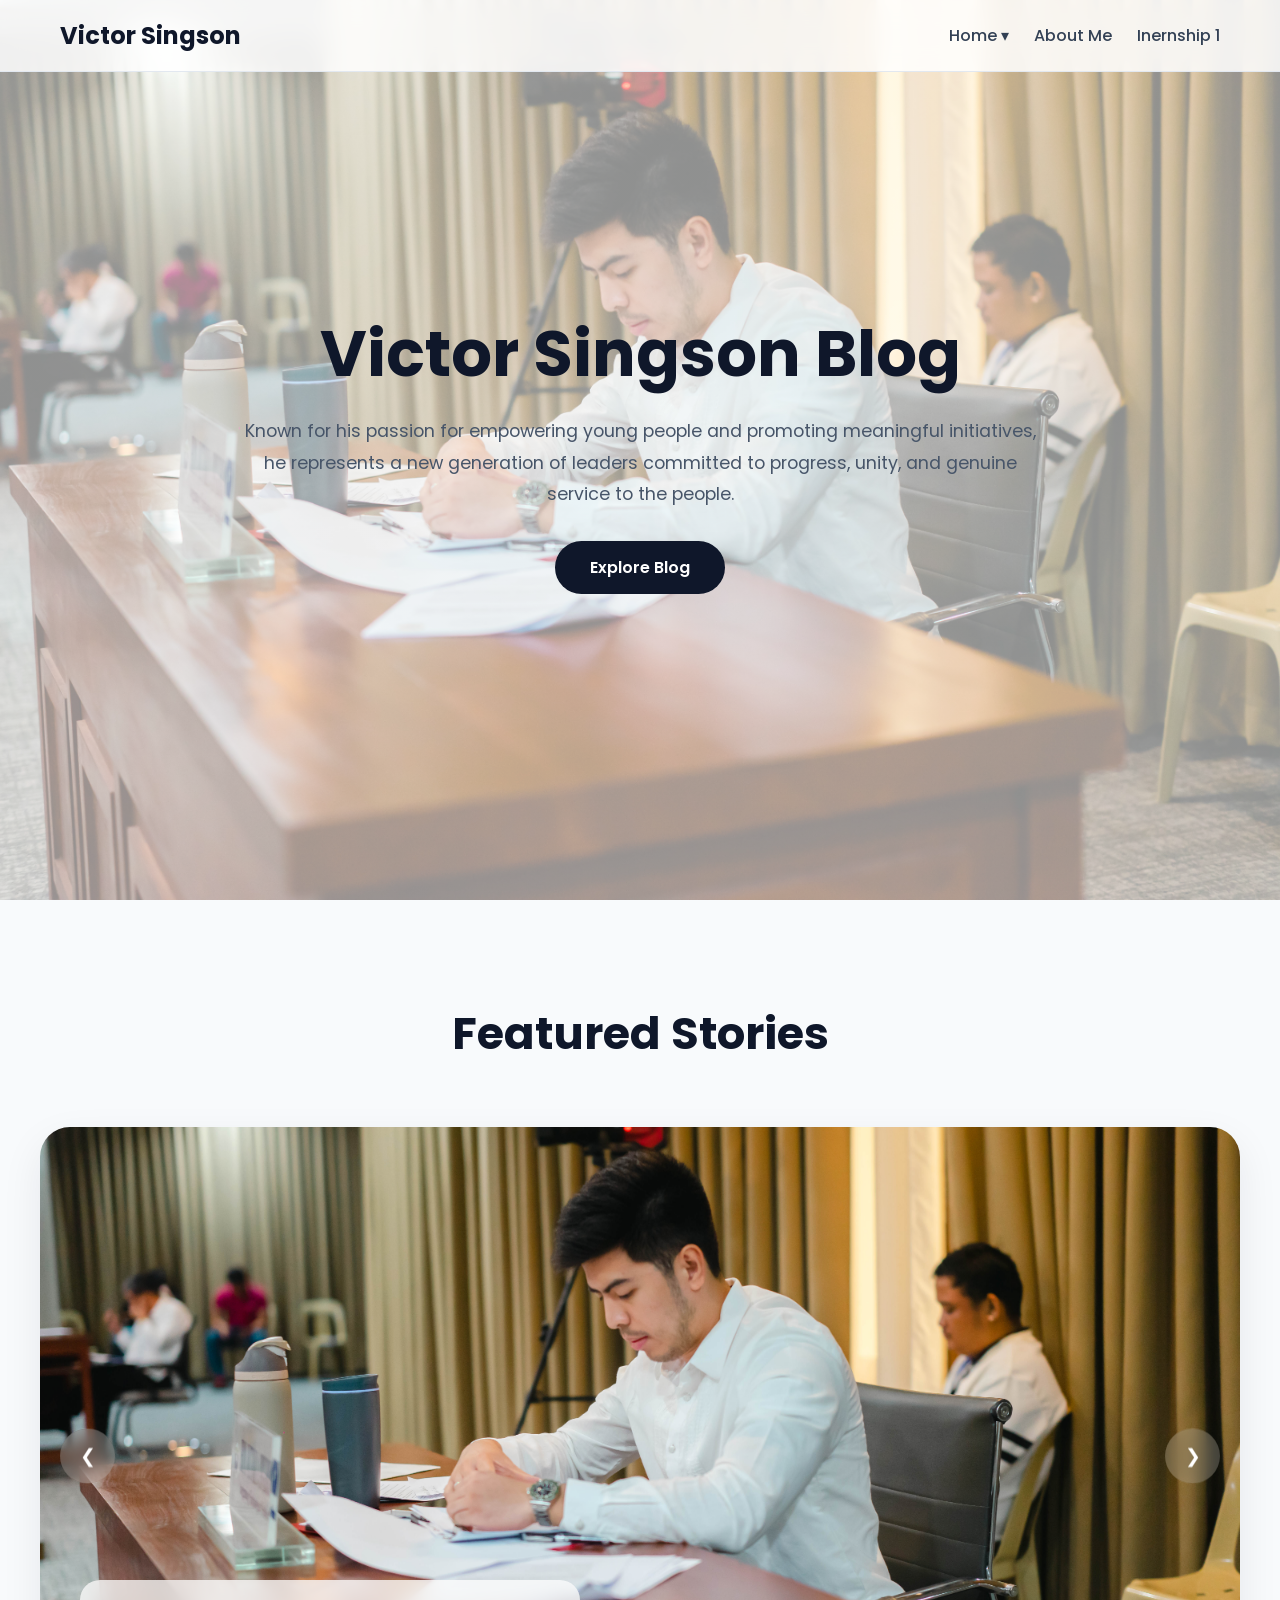
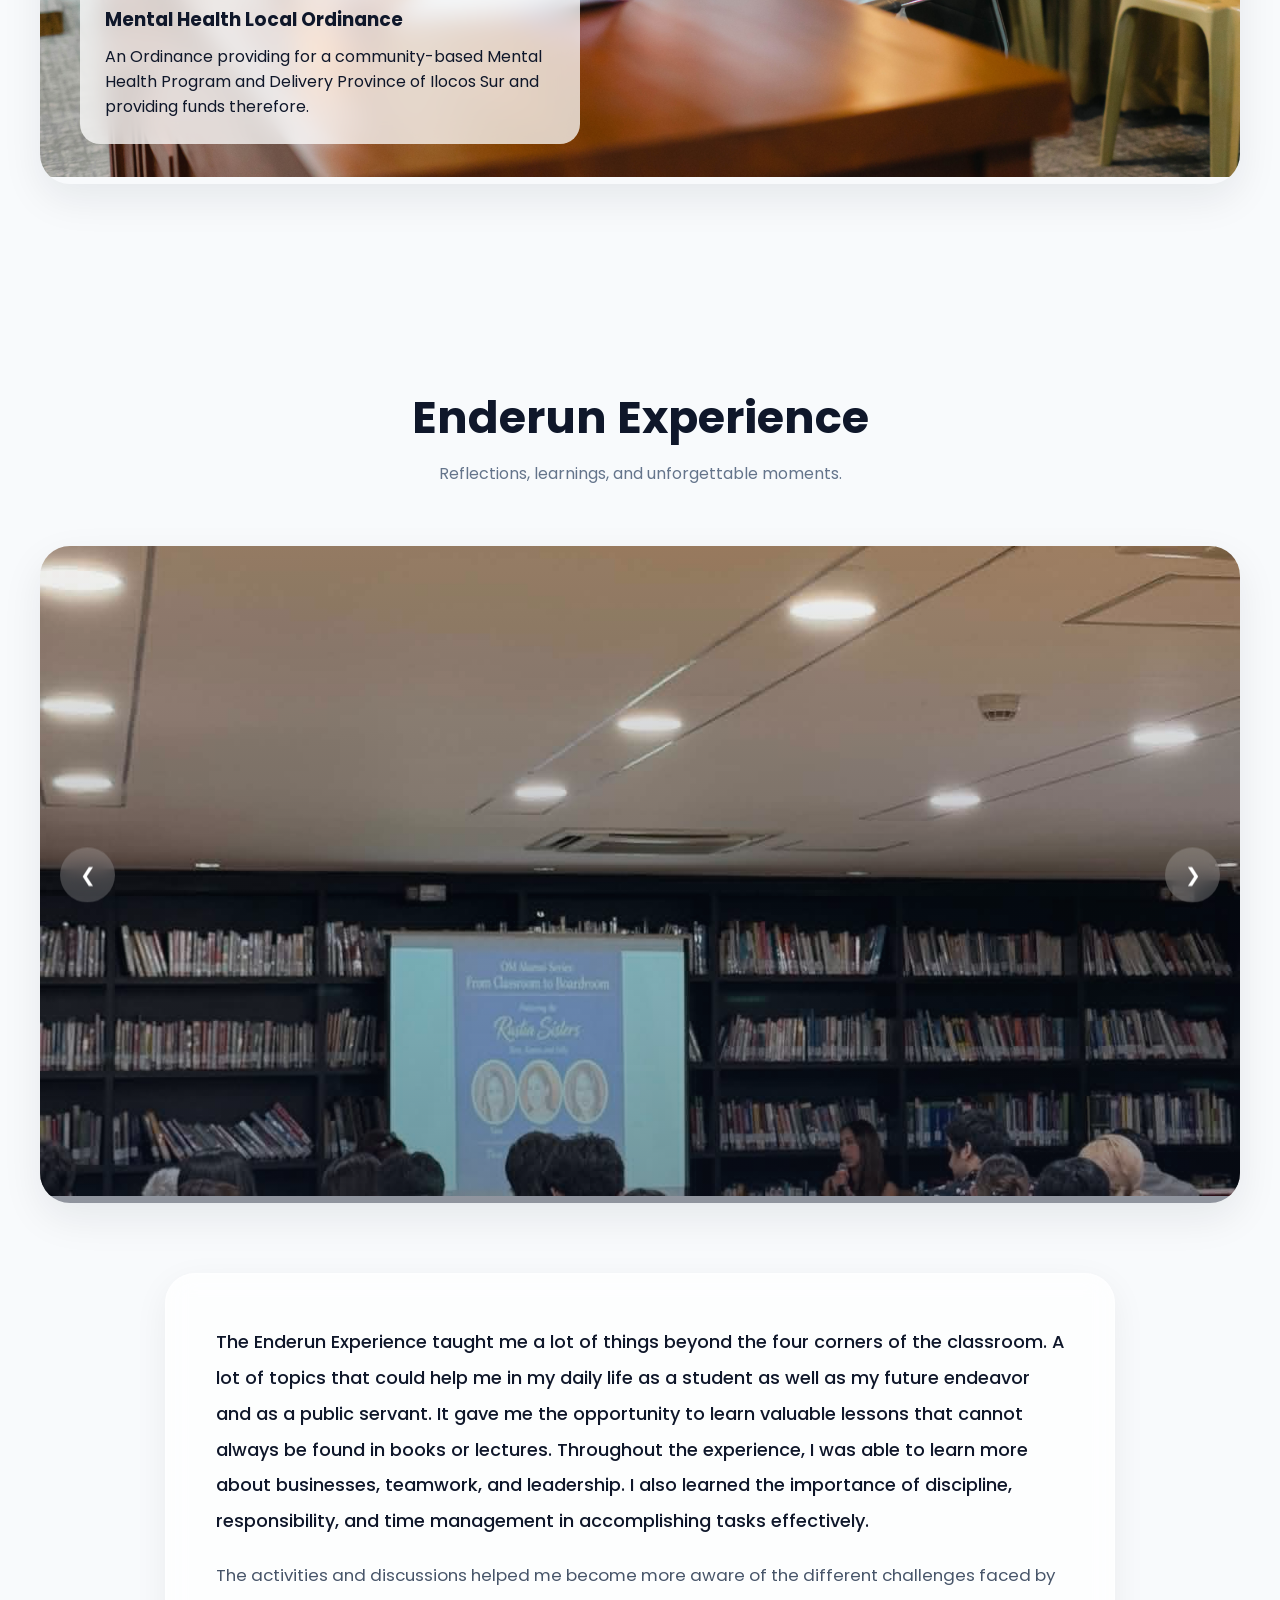
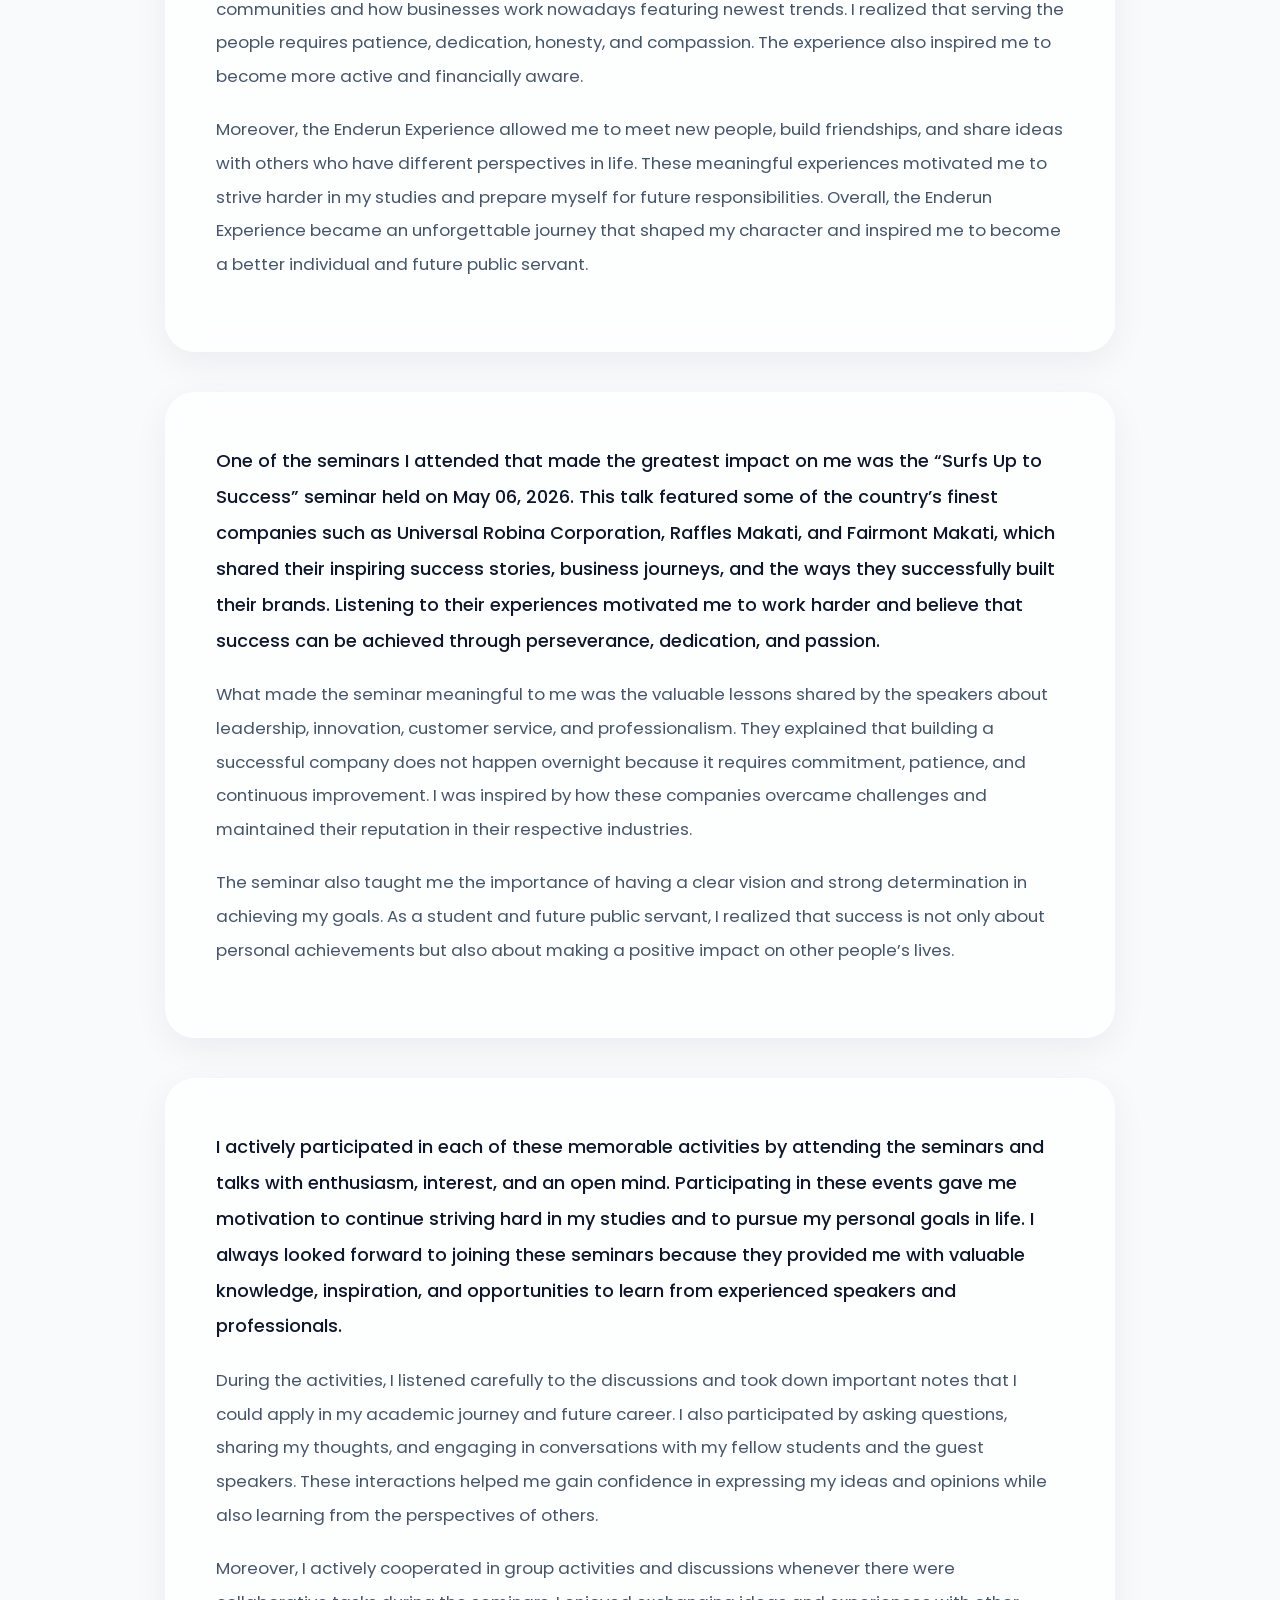
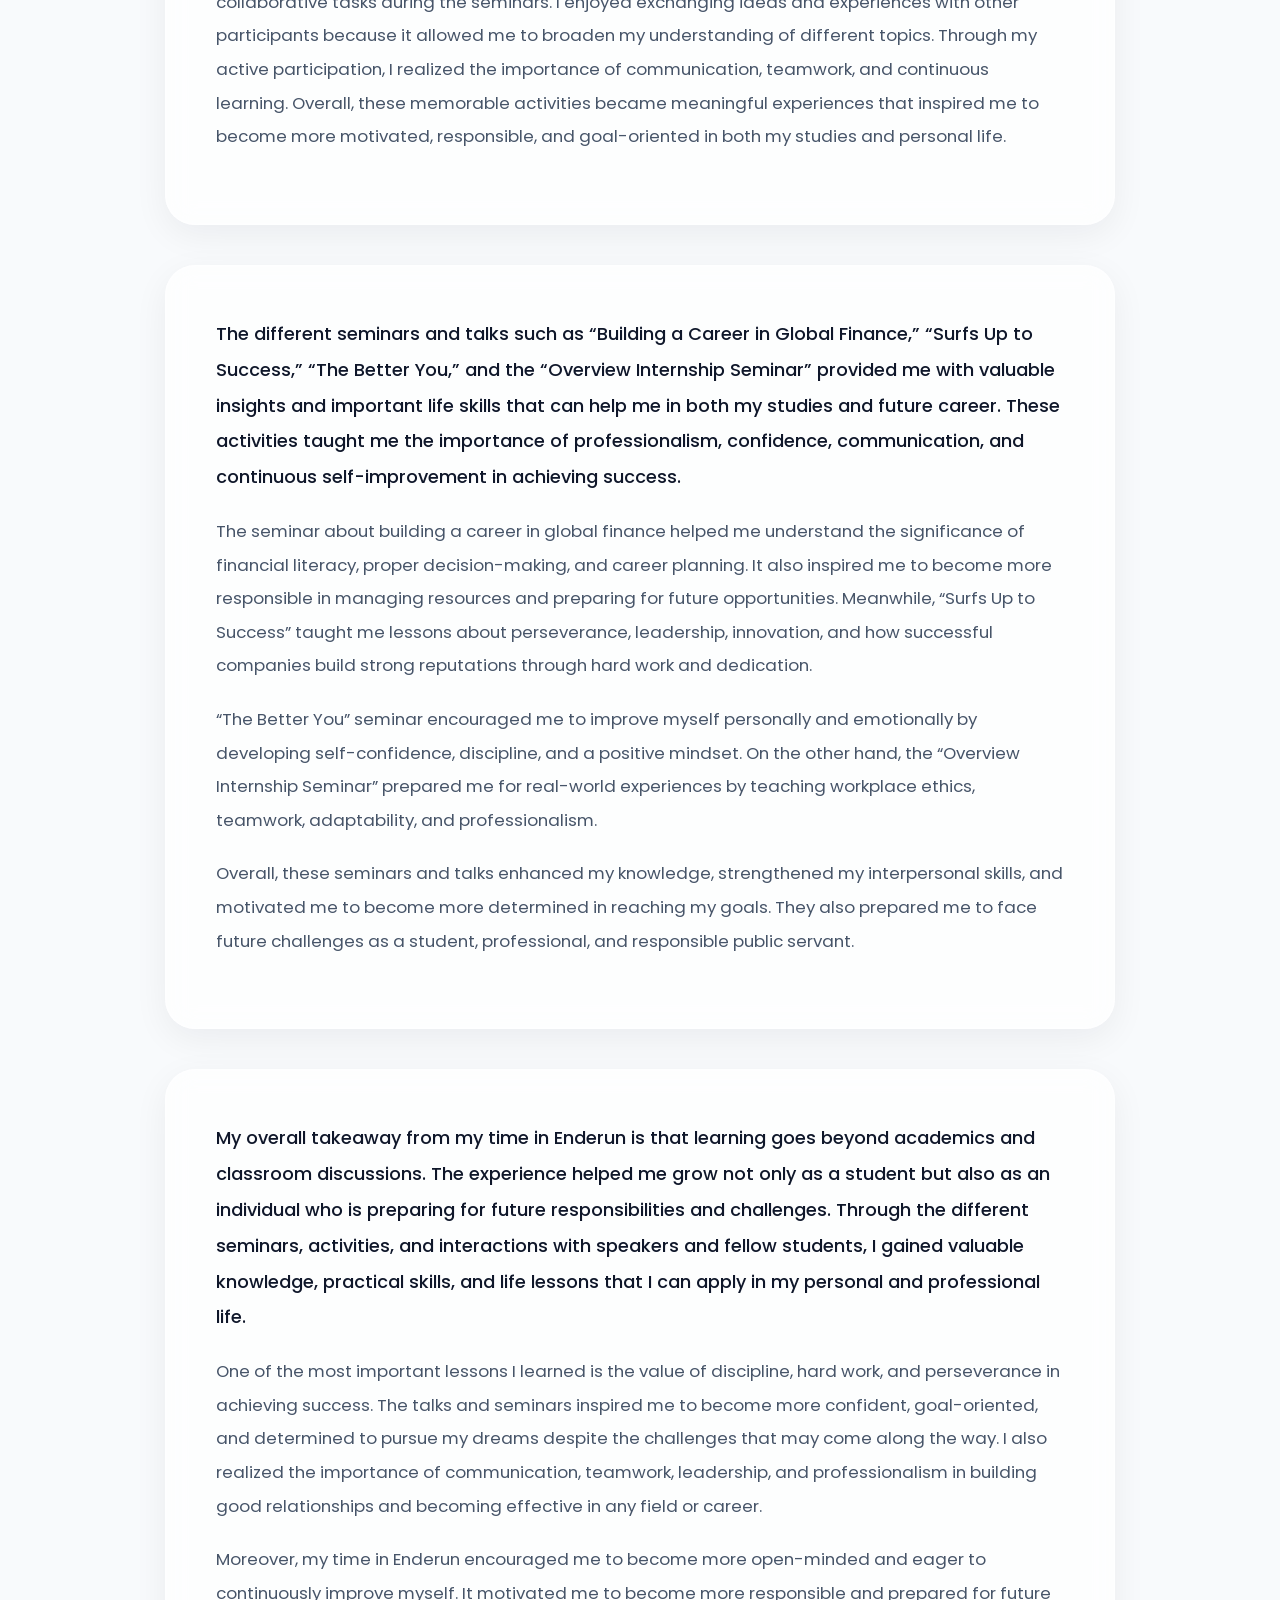
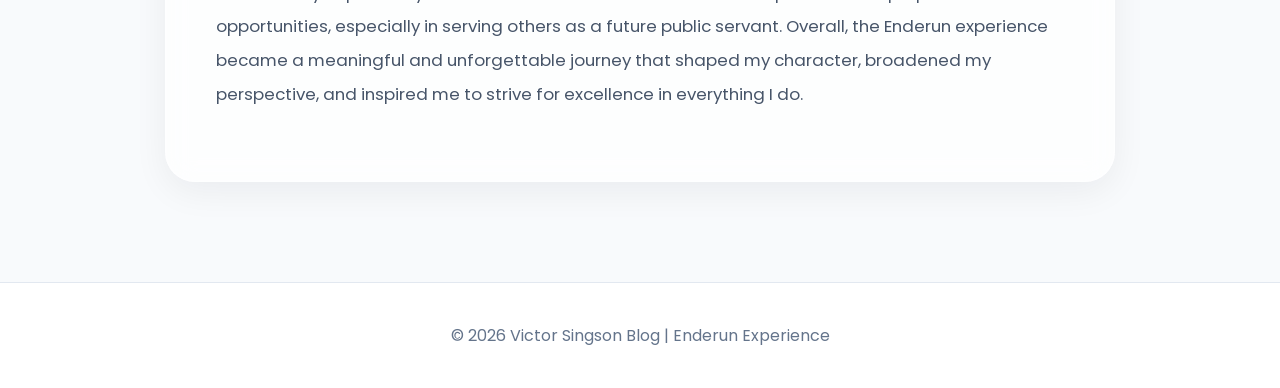
<file: Vic Singson BLOG/index.html>
<!DOCTYPE html>
<html lang="en">
<head>

  <meta charset="UTF-8">
  <meta name="viewport" content="width=device-width, initial-scale=1.0">

  <title>Victor Singson Blog</title>

  <!-- GOOGLE FONT -->

  <link rel="preconnect" href="https://fonts.googleapis.com">

  <link rel="preconnect" href="https://fonts.gstatic.com" crossorigin>

  <link href="https://fonts.googleapis.com/css2?family=Poppins:wght@300;400;500;600;700&display=swap" rel="stylesheet">

  <!-- CSS -->

  <link rel="stylesheet" href="style.css">

</head>

<body>

  <!-- =========================
       HEADER
  ========================== -->

  <header>

    <nav>

      <div class="logo">
        Victor Singson
      </div>

      

        <div class="nav-links">

  <div class="dropdown">

    <a href="#home" class="dropbtn">
      Home ▾
    </a>

    <div class="dropdown-content">

      <a href="#featured">
        Featured
      </a>

      <a href="#blogs">
        Blogs
      </a>

      <a href="#contact">
        Contact
      </a>

    </div>

  </div>

  <a href="about.html">About Me</a>
   <a href="internship1.html">Inernship 1</a>

 

</div>

      </div>

    </nav>

  </header>

  <!-- =========================
       HERO SECTION
  ========================== -->

  <section class="hero" id="home">

    <div class="hero-content">

      <h1>Victor Singson Blog</h1>

      <p>
        Known for his passion for empowering young people and promoting meaningful initiatives, he represents a new generation of leaders committed to progress, unity, and genuine service to the people.
      </p>

      <a href="#blogs" class="btn">
        Explore Blog
      </a>

    </div>

  </section>

  <!-- =========================
       FEATURED SECTION
  ========================== -->

  <section id="featured">

    <div class="container">

      <div class="section-title">

        <h2>Featured Stories</h2>

      </div>

      <div class="carousel">

        <!-- BUTTONS -->

        <button class="carousel-btn prev">
          &#10094;
        </button>

        <button class="carousel-btn next">
          &#10095;
        </button>

        <!-- SLIDES -->

        <div class="slides">

          <div class="slide">

            <img src="images/1.jpg" alt="">

            <div class="slide-content">

              <h3>Mental Health Local Ordinance</h3>

              <p>
                An Ordinance providing for a community-based Mental Health Program and Delivery Province of Ilocos Sur and providing funds therefore.
              </p>

            </div>

          </div>

          <div class="slide">

            <img src="images/2.jpg" alt="">

            <div class="slide-content">

              <h3>An Ordinance localizing RA 13313 "Safe Spaces Act" or "BAWAL BASTOS LAW"</h3>

              <p>
                To established safe public spaces and respond to gender-based sexual harrasment of the Province of Ilocos Sur.
              </p>

            </div>

          </div>

          <div class="slide">

            <img src="images/5.jpg" alt="">

            <div class="slide-content">

              <h3>A.N.N.A.K Congress</h3>

              <p>
               In celebration of Linggo ng mga Kabataan, The PPSK Ilocos Sur and A.N.N.A.K Council celebrated the ANNNAK CONGRESS. The event served as a platform for the Youth and SK official to engage in activities and lectures fostering learning and involvement.
              </p>

            </div>

          </div>

          <div class="slide">

            <img src="images/6.jpg" alt="">

            <div class="slide-content">

              <h3>The TALK</h3>

              <p>
               The TALK series is the panel discussion that invites professionals and experts in their respective fields to discuss specific topics. This format helps the audience to gain knowledge on various subjects.
              </p>

            </div>

          </div>

        </div>

      </div>

    </div>

  </section>

  <!-- =========================
       BLOG SECTION
  ========================== -->

  <section id="blogs">

    <div class="container">

      <div class="section-title">

        <h2>Enderun Experience</h2>

        <p>
          Reflections, learnings, and unforgettable moments.
        </p>

      </div>

      <!-- BLOG IMAGE CAROUSEL -->

      <div class="blog-carousel">

        <button class="blog-btn blog-prev">
          &#10094;
        </button>

        <button class="blog-btn blog-next">
          &#10095;
        </button>

        <div class="blog-slides">

          <div class="blog-slide">
            <img src="images/7.jpg" alt="">
          </div>

          <div class="blog-slide">
            <img src="images/8.jpg" alt="">
          </div>

          <div class="blog-slide">
            <img src="images/9.jpg" alt="">
          </div>

          <div class="blog-slide">
            <img src="images/10.jpg" alt="">
          </div>

          <div class="blog-slide">
            <img src="images/11.jpg" alt="">
          </div>

          <div class="blog-slide">
            <img src="images/12.jpg" alt="">
          </div>

          <div class="blog-slide">
            <img src="images/13.jpg" alt="">
          </div>

          <div class="blog-slide">
            <img src="images/14.jpg" alt="">
          </div>

          <div class="blog-slide">
            <img src="images/15.jpg" alt="">
          </div>

          <div class="blog-slide">
            <img src="images/16.jpg" alt="">
          </div>

          <div class="blog-slide">
            <img src="images/17.jpg" alt="">
          </div>

          <div class="blog-slide">
            <img src="images/18.jpg" alt="">
          </div>

          <div class="blog-slide">
            <img src="images/19.jpg" alt="">
          </div>

          <div class="blog-slide">
            <img src="images/20.jpg" alt="">
          </div>

          <div class="blog-slide">
            <img src="images/21.jpg" alt="">
          </div>

          <div class="blog-slide">
            <img src="images/22.jpg" alt="">
          </div>

          <div class="blog-slide">
            <img src="images/23.jpg" alt="">
          </div>

          <div class="blog-slide">
            <img src="images/24.jpg" alt="">
          </div>

          <div class="blog-slide">
            <img src="images/25.jpg" alt="">
          </div>

        </div>

      </div>

      <!-- BLOG CONTENT -->

      <div class="blog-content-wrapper">

        <div class="blog-post">

          <p>
            The Enderun Experience taught me a lot of things beyond the four corners of the classroom. A lot of topics that could help me in my daily life as a student as well as my future endeavor and as a public servant. It gave me the opportunity to learn valuable lessons that cannot always be found in books or lectures. Throughout the experience, I was able to learn more about businesses, teamwork, and leadership. I also learned the importance of discipline, responsibility, and time management in accomplishing tasks effectively.
          </p>

          <p>
           The activities and discussions helped me become more aware of the different challenges faced by communities and how businesses work nowadays featuring newest trends. I realized that serving the people requires patience, dedication, honesty, and compassion. The experience also inspired me to become more active and financially aware.
          </p>

          <p>
           Moreover, the Enderun Experience allowed me to meet new people, build friendships, and share ideas with others who have different perspectives in life. These meaningful experiences motivated me to strive harder in my studies and prepare myself for future responsibilities. Overall, the Enderun Experience became an unforgettable journey that shaped my character and inspired me to become a better individual and future public servant.
          </p>

        </div>
        

        <div class="blog-post">

          <p>
           One of the seminars I attended that made the greatest impact on me was the “Surfs Up to Success” seminar held on May 06, 2026. This talk featured some of the country’s finest companies such as Universal Robina Corporation, Raffles Makati, and Fairmont Makati, which shared their inspiring success stories, business journeys, and the ways they successfully built their brands. Listening to their experiences motivated me to work harder and believe that success can be achieved through perseverance, dedication, and passion.
          </p>

          <p>
            What made the seminar meaningful to me was the valuable lessons shared by the speakers about leadership, innovation, customer service, and professionalism. They explained that building a successful company does not happen overnight because it requires commitment, patience, and continuous improvement. I was inspired by how these companies overcame challenges and maintained their reputation in their respective industries.
          </p>

          <p>
            The seminar also taught me the importance of having a clear vision and strong determination in achieving my goals. As a student and future public servant, I realized that success is not only about personal achievements but also about making a positive impact on other people’s lives.
          </p>

        </div>

        <div class="blog-post">

          <p>
            I actively participated in each of these memorable activities by attending the seminars and talks with enthusiasm, interest, and an open mind. Participating in these events gave me motivation to continue striving hard in my studies and to pursue my personal goals in life. I always looked forward to joining these seminars because they provided me with valuable knowledge, inspiration, and opportunities to learn from experienced speakers and professionals.
          </p>

          <p>
            During the activities, I listened carefully to the discussions and took down important notes that I could apply in my academic journey and future career. I also participated by asking questions, sharing my thoughts, and engaging in conversations with my fellow students and the guest speakers. These interactions helped me gain confidence in expressing my ideas and opinions while also learning from the perspectives of others.
          </p>

          <p>
            Moreover, I actively cooperated in group activities and discussions whenever there were collaborative tasks during the seminars. I enjoyed exchanging ideas and experiences with other participants because it allowed me to broaden my understanding of different topics. Through my active participation, I realized the importance of communication, teamwork, and continuous learning. Overall, these memorable activities became meaningful experiences that inspired me to become more motivated, responsible, and goal-oriented in both my studies and personal life.
          </p>

        </div>

        <div class="blog-post">

          <p>
            The different seminars and talks such as “Building a Career in Global Finance,” “Surfs Up to Success,” “The Better You,” and the “Overview Internship Seminar” provided me with valuable insights and important life skills that can help me in both my studies and future career. These activities taught me the importance of professionalism, confidence, communication, and continuous self-improvement in achieving success.
          </p>

          <p>
            The seminar about building a career in global finance helped me understand the significance of financial literacy, proper decision-making, and career planning. It also inspired me to become more responsible in managing resources and preparing for future opportunities. Meanwhile, “Surfs Up to Success” taught me lessons about perseverance, leadership, innovation, and how successful companies build strong reputations through hard work and dedication.
          </p>

          <p>
            “The Better You” seminar encouraged me to improve myself personally and emotionally by developing self-confidence, discipline, and a positive mindset. On the other hand, the “Overview Internship Seminar” prepared me for real-world experiences by teaching workplace ethics, teamwork, adaptability, and professionalism.
          </p>

          <p>
            Overall, these seminars and talks enhanced my knowledge, strengthened my interpersonal skills, and motivated me to become more determined in reaching my goals. They also prepared me to face future challenges as a student, professional, and responsible public servant.
          </p>


        </div>

        <div class="blog-post">

          <p>
            My overall takeaway from my time in Enderun is that learning goes beyond academics and classroom discussions. The experience helped me grow not only as a student but also as an individual who is preparing for future responsibilities and challenges. Through the different seminars, activities, and interactions with speakers and fellow students, I gained valuable knowledge, practical skills, and life lessons that I can apply in my personal and professional life.
          </p>

          <p>
            One of the most important lessons I learned is the value of discipline, hard work, and perseverance in achieving success. The talks and seminars inspired me to become more confident, goal-oriented, and determined to pursue my dreams despite the challenges that may come along the way. I also realized the importance of communication, teamwork, leadership, and professionalism in building good relationships and becoming effective in any field or career.
          </p>

          <p>
           Moreover, my time in Enderun encouraged me to become more open-minded and eager to continuously improve myself. It motivated me to become more responsible and prepared for future opportunities, especially in serving others as a future public servant. Overall, the Enderun experience became a meaningful and unforgettable journey that shaped my character, broadened my perspective, and inspired me to strive for excellence in everything I do.
          </p>

        </div>

      </div>

    </div>

  </section>

  <!-- =========================
       FOOTER
  ========================== -->

  <footer id="contact">

    <p>
      © 2026 Victor Singson Blog | Enderun Experience
    </p>

  </footer>

  <!-- JAVASCRIPT -->

  <script src="script.js"></script>

</body>
</html>
</file>
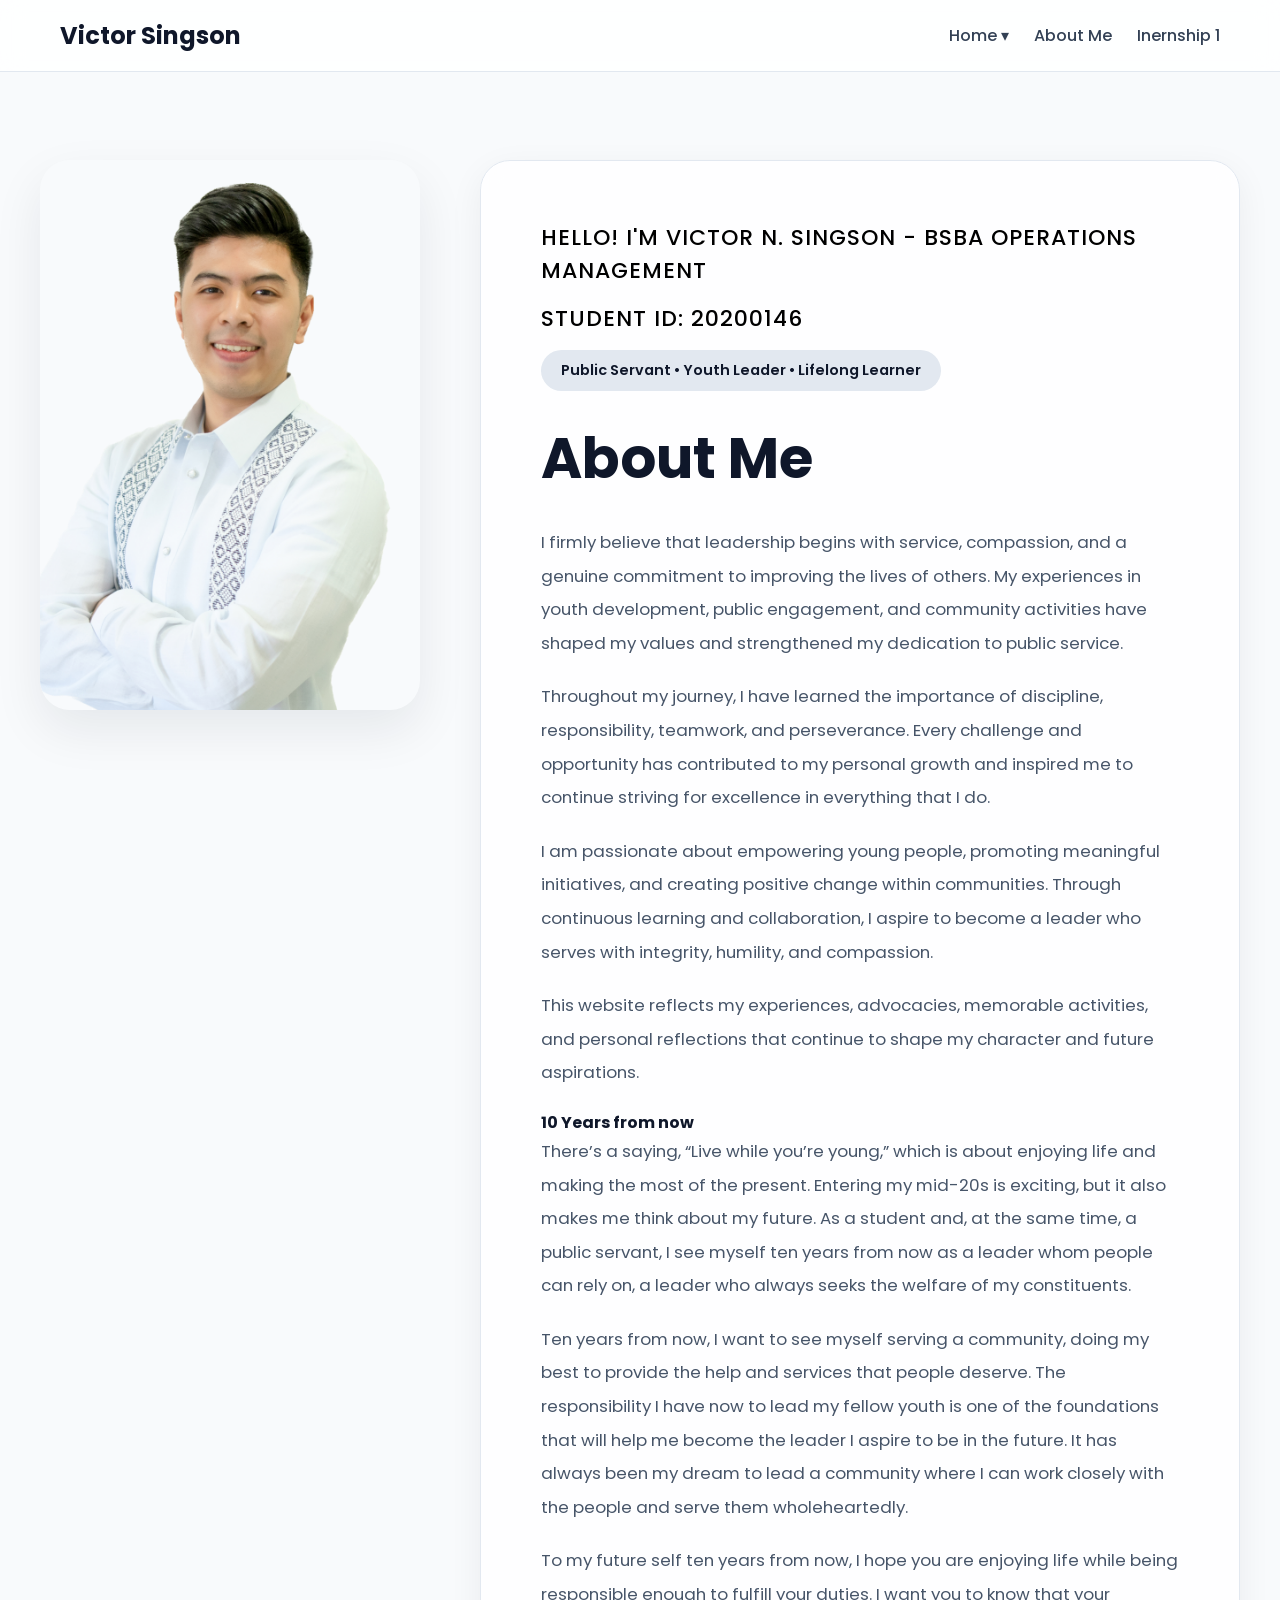
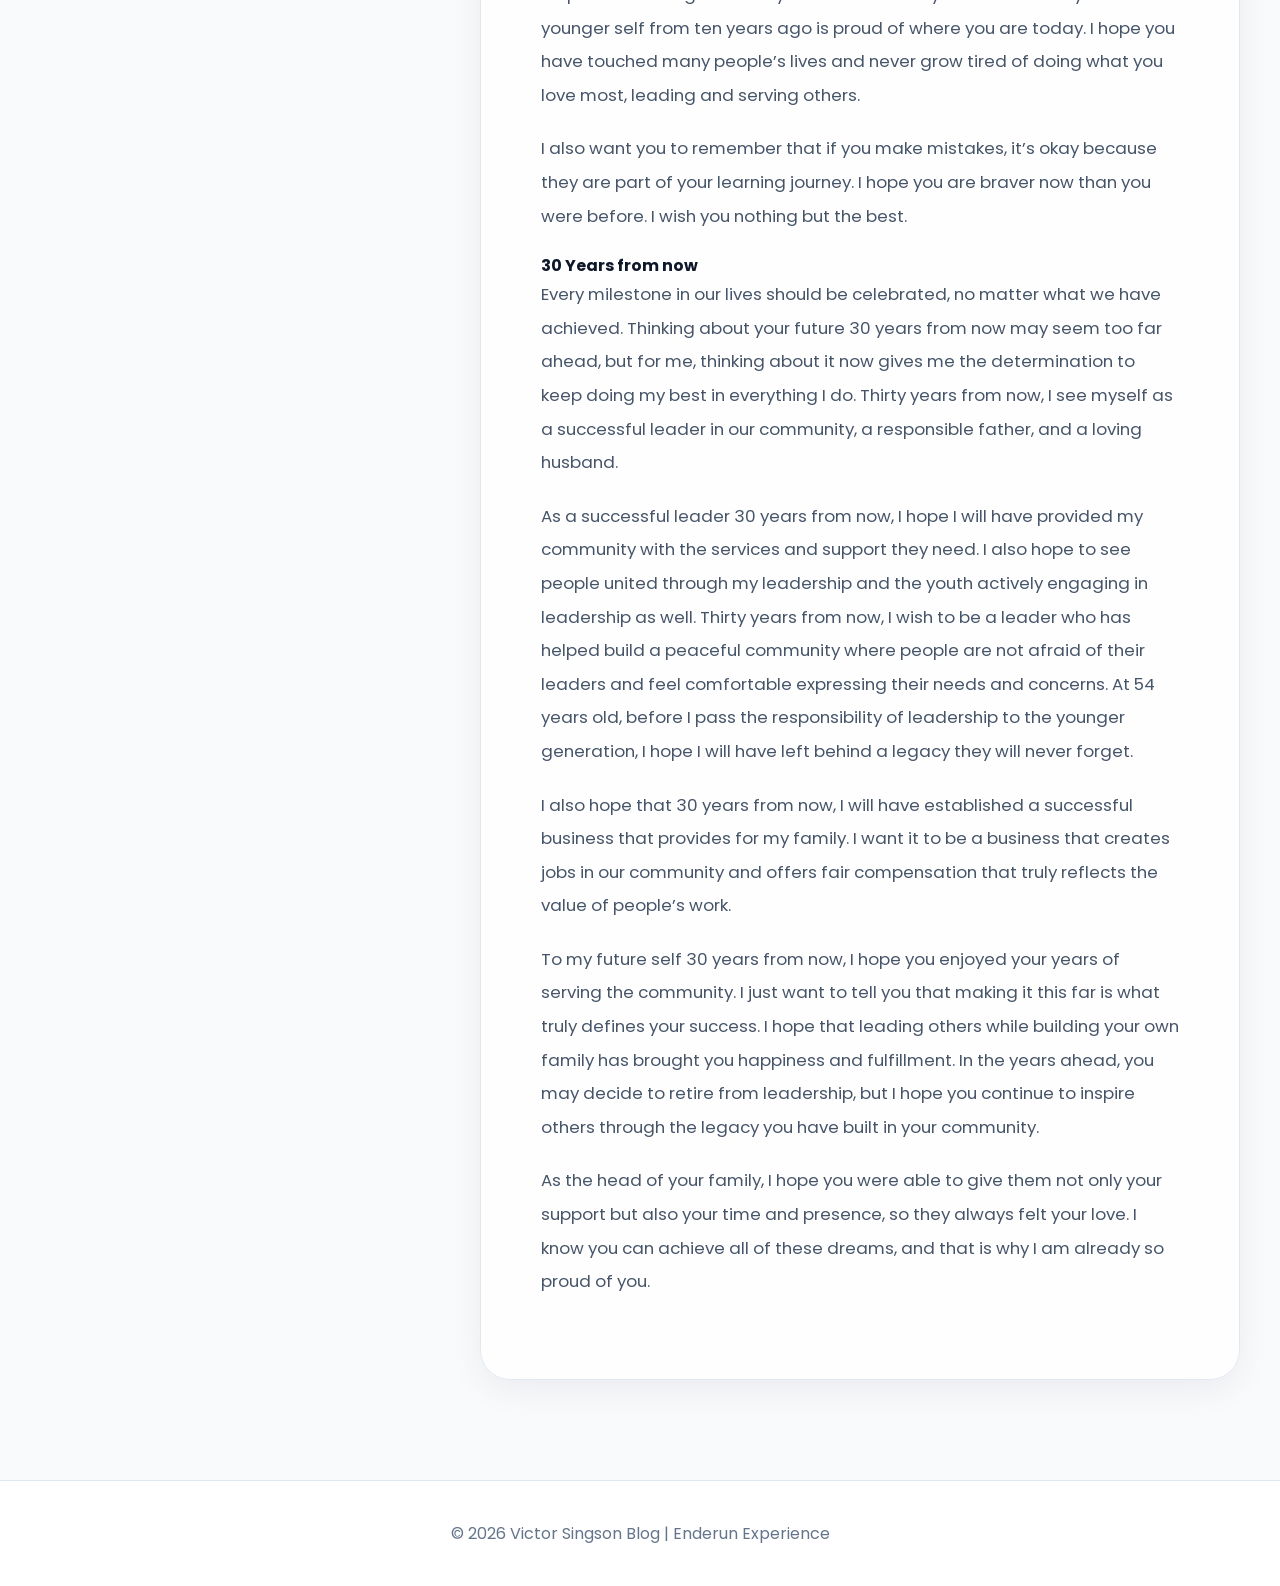
<file: Vic Singson BLOG/about.html>
<!DOCTYPE html>
<html lang="en">
<head>

  <meta charset="UTF-8">
  <meta name="viewport" content="width=device-width, initial-scale=1.0">

  <title>About Me | Victor Singson</title>

  <!-- GOOGLE FONT -->

  <link rel="preconnect" href="https://fonts.googleapis.com">
  <link rel="preconnect" href="https://fonts.gstatic.com" crossorigin>

  <link
    href="https://fonts.googleapis.com/css2?family=Poppins:wght@300;400;500;600;700&display=swap"
    rel="stylesheet"
  >

  <!-- CSS -->

  <link rel="stylesheet" href="style.css">

</head>

<body>

  <!-- =========================
       HEADER
  ========================== -->

  <header>

    <nav>

      <div class="logo">
        Victor Singson
      </div>

            <div class="nav-links">

  <div class="dropdown">

    <a href="index.html" class="dropbtn">
      Home ▾
    </a>

    <div class="dropdown-content">

      <a href="index.html#featured">
        Featured
      </a>

      <a href="index.html#blogs">
        Blogs
      </a>

      <a href="iindex.html#contact">
        Contact
      </a>

    </div>

  </div>

  <a href="about.html">About Me</a>

  <a href="internship1.html">Inernship 1</a>

  

</div>

    </nav>

  </header>

  <!-- =========================
       ABOUT PAGE
  ========================== -->

  <section class="about-page">

    <div class="container">

      <div class="about-grid">

        <!-- PROFILE IMAGE -->

        <div class="about-image">

          <img src="images/26.png" alt="Victor Singson">

        </div>

        <!-- CONTENT -->

        <div class="about-content">

          <h3 class="about-greeting">
  Hello! I'm Victor N. Singson - BSBA Operations Management
          </h3>
<h2 class="about-greeting">
  Student ID: 20200146
</h2>

          <span class="about-badge">
            Public Servant • Youth Leader • Lifelong Learner
          </span>

          <h1>
            About Me
          </h1>

          <p>
            I firmly believe that leadership begins with service,
            compassion, and a genuine commitment to improving the
            lives of others. My experiences in youth development,
            public engagement, and community activities have shaped
            my values and strengthened my dedication to public service.
          </p>

          <p>
            Throughout my journey, I have learned the importance of
            discipline, responsibility, teamwork, and perseverance.
            Every challenge and opportunity has contributed to my
            personal growth and inspired me to continue striving for
            excellence in everything that I do.
          </p>

          <p>
            I am passionate about empowering young people,
            promoting meaningful initiatives, and creating
            positive change within communities. Through continuous
            learning and collaboration, I aspire to become a leader
            who serves with integrity, humility, and compassion.
          </p>

          <p>
            This website reflects my experiences, advocacies,
            memorable activities, and personal reflections that
            continue to shape my character and future aspirations.
          </p>


          <h4>10 Years from now</h4>
          <p>
           There’s a saying, “Live while you’re young,” which is about enjoying life and making the most 
of the present. Entering my mid-20s is exciting, but it also makes me think about my future. 
As a student and, at the same time, a public servant, I see myself ten years from now as a 
leader whom people can rely on, a leader who always seeks the welfare of my constituents.
          </p>

          <p>
           Ten years from now, I want to see myself serving a community, doing my best to provide the 
        help and services that people deserve. The responsibility I have now to lead my fellow youth 
        is one of the foundations that will help me become the leader I aspire to be in the future. It 
        has always been my dream to lead a community where I can work closely with the people 
        and serve them wholeheartedly. 
                  </p>

             <p>
          To my future self ten years from now, I hope you are enjoying life while being responsible 
        enough to fulfill your duties. I want you to know that your younger self from ten years ago is 
        proud of where you are today. I hope you have touched many people’s lives and never grow 
        tired of doing what you love most, leading and serving others.
          </p>

            <p>
         I also want you to remember that if you make mistakes, it’s okay because they are part of 
        your learning journey. I hope you are braver now than you were before. I wish you nothing 
        but the best. 
                    </p>

          <h4>30 Years from now</h4>

              <p>
        Every milestone in our lives should be celebrated, no matter what we have achieved. 
        Thinking about your future 30 years from now may seem too far ahead, but for me, thinking 
        about it now gives me the determination to keep doing my best in everything I do. Thirty 
        years from now, I see myself as a successful leader in our community, a responsible father, 
        and a loving husband.
          </p>


          <p>
       As a successful leader 30 years from now, I hope I will have provided my community with the 
      services and support they need. I also hope to see people united through my leadership and 
      the youth actively engaging in leadership as well. Thirty years from now, I wish to be a leader 
      who has helped build a peaceful community where people are not afraid of their leaders and 
      feel comfortable expressing their needs and concerns. At 54 years old, before I pass the 
      responsibility of leadership to the younger generation, I hope I will have left behind a legacy 
      they will never forget.
          </p>

           <p>
      I also hope that 30 years from now, I will have established a successful business that 
      provides for my family. I want it to be a business that creates jobs in our community and 
      offers fair compensation that truly reflects the value of people’s work.
          </p>

          <p>
      To my future self 30 years from now, I hope you enjoyed your years of serving the 
      community. I just want to tell you that making it this far is what truly defines your success. I 
      hope that leading others while building your own family has brought you happiness and 
      fulfillment. In the years ahead, you may decide to retire from leadership, but I hope you 
      continue to inspire others through the legacy you have built in your community. 
          </p>

          <p> As the head of your family, I hope you were able to give them not only your support but also 
            your time and presence, so they always felt your love. I know you can achieve all of these 
            dreams, and that is why I am already so proud of you. </p>
          

            <!-- /*What is your target profession and what are your career aspirations? 

            Graduating from college is not the end of my journey but the beginning of a greater 
              responsibility. As I prepare to complete my education, I see myself stepping into a future 
              filled with opportunities to serve, grow, and make a positive impact in the lives of others. 
              Throughout my years as a student and a public servant, I have learned that success is not 
              measured only by personal achievements but also by the difference we make in our 
              communities. These experiences have shaped my goals and strengthened my desire to 
              become a leader who serves with integrity, compassion, and dedication. 

            My next steps after college are centered on continuing my journey in public service while 
pursuing professional growth. I plan to gain more experience in governance, community 
development, and public administration. I believe that learning does not stop after 
graduation, so I intend to participate in seminars, leadership training programs, and other 
opportunities that will enhance my knowledge and skills. If given the opportunity, I also hope 
to pursue graduate studies in the future to further equip myself with the competencies 
needed to become an effective public servant and leader. 

            At the same time, I want to continue serving the youth and my community. My involvement in 
youth leadership has taught me the importance of listening to people, understanding their 
needs, and working together to find meaningful solutions. These experiences have inspired 
me to remain active in community development and local governance. I want to continue 
creating programs that empower young people, encourage civic participation, and promote 
leadership among the next generation. I believe that investing in the youth today will help 
build stronger and more resilient communities tomorrow.

            My target profession is to become a public servant and community leader who genuinely 
works for the welfare of the people. Leadership, for me, is not about holding a position or 
gaining recognition. It is about being responsible, trustworthy, and committed to improving 
the lives of others. I aspire to become a leader whom people can rely on, especially during 
times of difficulty. I want to be someone who listens to the concerns of the community, 
makes informed decisions, and ensures that public service reaches those who need it most. 

            One of my greatest career aspirations is to contribute to building a peaceful, progressive, 
and inclusive community. I dream of becoming a leader who promotes transparency, 
accountability, and unity among the people. I hope to create programs that improve access 
to education, livelihood opportunities, healthcare, youth development, and other essential 
services. I want every individual in the community to feel heard, valued, and supported. More 
importantly, I want to inspire others, especially young people, to become active participants 
in nation-building and community development. 

            Aside from serving in government, I also aspire to become an entrepreneur. In the future, I 
hope to establish a successful business that not only provides financial stability for my family 
but also creates employment opportunities within our community. I believe that businesses 
have the power to contribute to economic growth and improve the quality of life of many 
people. Through entrepreneurship, I hope to provide decent jobs, fair compensation, and a 
positive working environment that values the dignity and potential of every employee. 
Combining public service and entrepreneurship will allow me to create a greater impact by 
addressing both social and economic needs.

            <p>As I continue pursuing my career, I also aspire to build a strong and loving family. I believe 
that success is not only measured by professional accomplishments but also by the 
relationships we nurture. In the future, I hope to become a responsible husband and a loving 
father who provides guidance, support, and unconditional love to my family. I want to 
balance my responsibilities as a leader with my responsibilities at home because I believe 
that true leadership begins with the values we practice within our own family.</p>

            Looking ahead ten years from now, I envision myself as a trusted leader who continues to 
serve with humility and dedication. I hope to have earned the trust of the people through 
honest leadership and meaningful service. Thirty years from now, I hope to leave behind a 
legacy that future generations can be proud of—a legacy of integrity, compassion, and 
genuine public service. Before passing the responsibility of leadership to younger 
individuals, I want to ensure that I have inspired them to continue serving with the same 
passion and commitment. 

            I understand that achieving these aspirations will not be easy. There will be challenges, 
setbacks, and moments of uncertainty. However, I believe that every obstacle is an 
opportunity to learn and become stronger. Mistakes are part of growth, and every experience 
will help shape me into a better leader and a better person. With determination, 
perseverance, and faith, I am confident that I can overcome these challenges while 
remaining true to my values and purpose.

            In conclusion, my next steps after college involve continuing my journey of learning, serving, 
and leading. My target profession is to become a dedicated public servant who works 
tirelessly for the welfare of the people while also pursuing entrepreneurship to create 
opportunities for others. My career aspirations are rooted in service, leadership, and 
community development. More than achieving personal success, I want to make a lasting 
difference in the lives of the people I serve. I hope to become a leader who leads with 
integrity, empowers others, strengthens communities, and leaves behind a meaningful 
legacy for future generations. Ultimately, I want my life to reflect the belief that true success 
is found not only in what we achieve for ourselves but in how we uplift and inspire others 
along the way.   -->

        </div>

      </div>

    </div>

  </section>

  <!-- =========================
       FOOTER
  ========================== -->

  <footer>

    <p>
      © 2026 Victor Singson Blog | Enderun Experience
    </p>

  </footer>

  <!-- JAVASCRIPT -->

  <script src="script.js" defer></script>

</body>
</html>
</file>
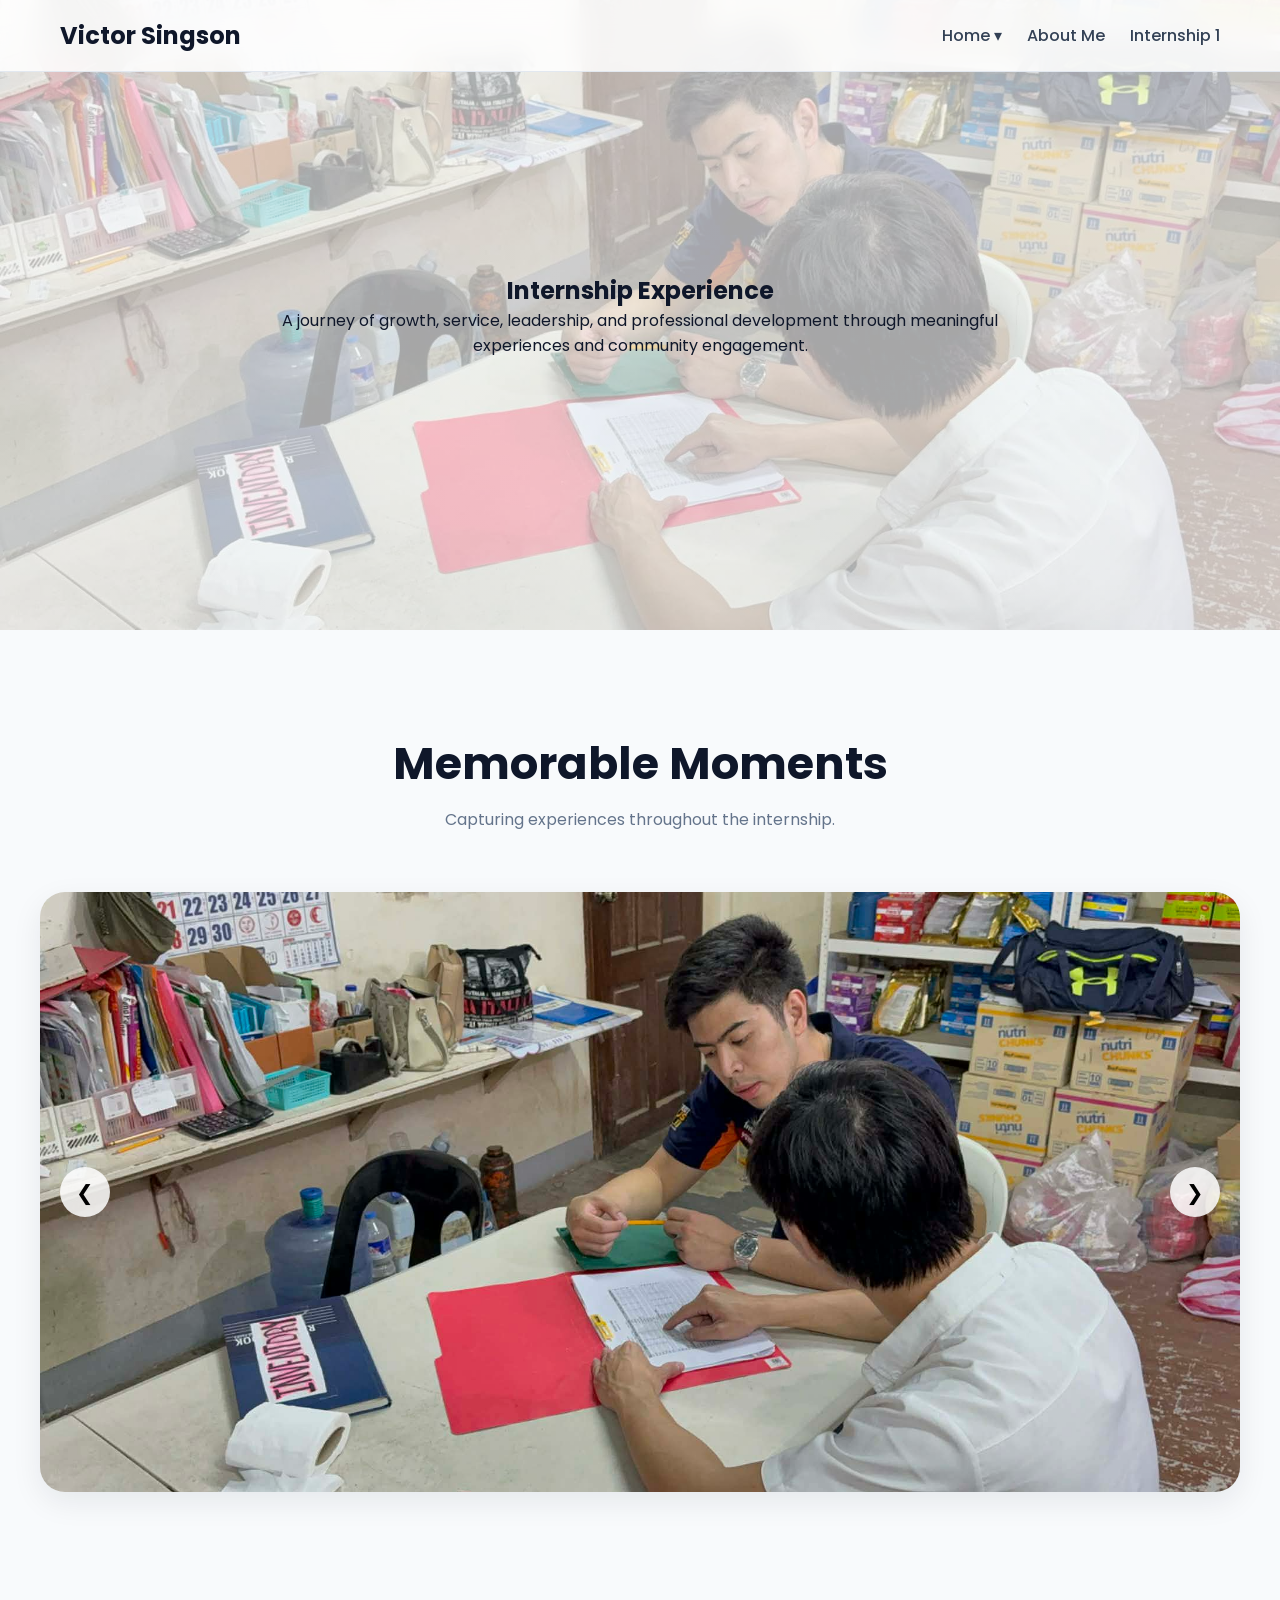
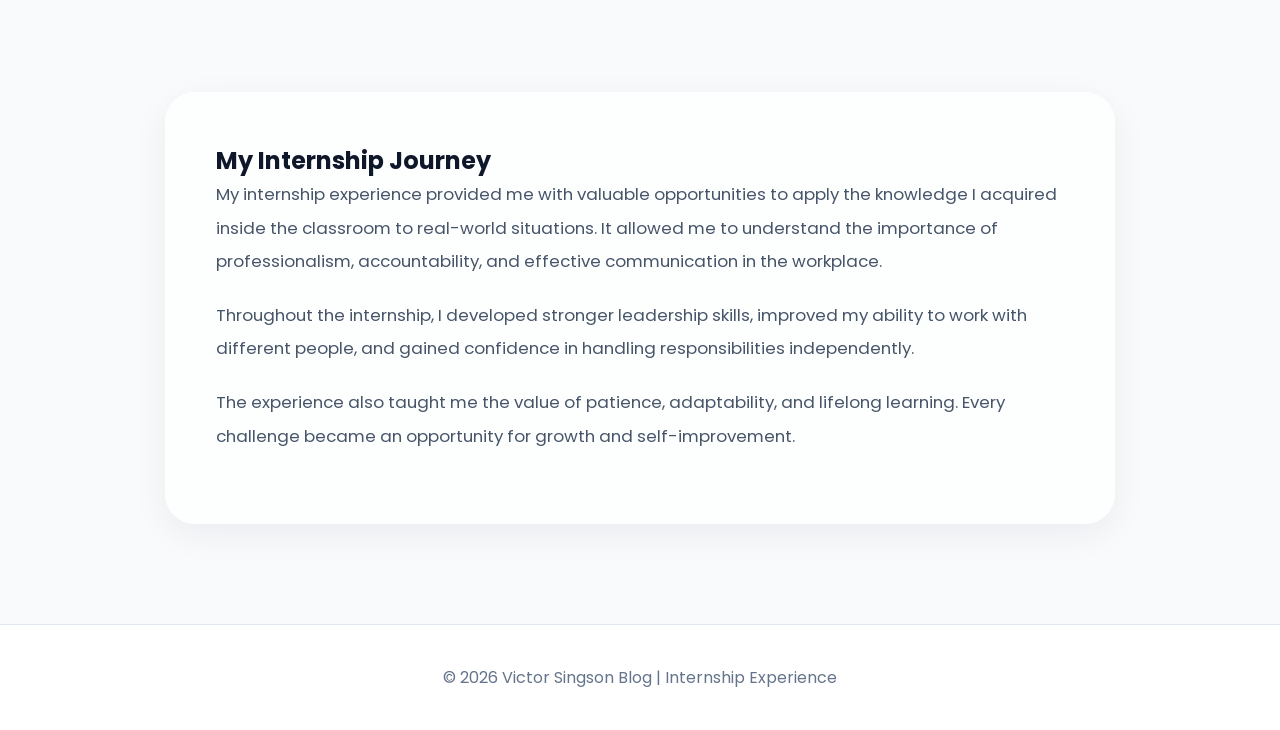
<file: Vic Singson BLOG/internship1.html>
<!DOCTYPE html>
<html lang="en">
<head>

  <meta charset="UTF-8">
  <meta name="viewport" content="width=device-width, initial-scale=1.0">

  <title>Internship Experience | Victor Singson</title>

  <!-- GOOGLE FONT -->

  <link rel="preconnect" href="https://fonts.googleapis.com">
  <link rel="preconnect" href="https://fonts.gstatic.com" crossorigin>

  <link
    href="https://fonts.googleapis.com/css2?family=Poppins:wght@300;400;500;600;700&display=swap"
    rel="stylesheet"
  >

  <!-- CSS -->

  <link rel="stylesheet" href="style.css">

</head>

<body>

  <!-- =========================
       HEADER
  ========================== -->

  <header>

    <nav>

      <div class="logo">
        Victor Singson
      </div>

      <div class="nav-links">

        <div class="dropdown">

          <a href="index.html" class="dropbtn">
            Home ▾
          </a>

          <div class="dropdown-content">

            <a href="index.html#featured">Featured</a>
            <a href="index.html#blogs">Blogs</a>
            <a href="index.html#contact">Contact</a>

          </div>

        </div>

        <a href="about.html">About Me</a>
        <a href="internship1.html">Internship 1</a>
        

      </div>

    </nav>

  </header>

  <!-- =========================
       HERO
  ========================== -->

  <section class="internship-hero">

    <div class="hero-content">

      <h1>Internship Experience</h1>

      <p>
        A journey of growth, service, leadership,
        and professional development through meaningful
        experiences and community engagement.
      </p>

    </div>

  </section>

  <!-- =========================
       INTERNSHIP CAROUSEL
  ========================== -->

  <section>

    <div class="container">

      <div class="section-title">

        <h2>Memorable Moments</h2>

        <p>
          Capturing experiences throughout the internship.
        </p>

      </div>

      <div class="internship-carousel">

        <button class="internship-btn internship-prev">
          &#10094;
        </button>

        <button class="internship-btn internship-next">
          &#10095;
        </button>

        <div class="internship-slides">

          <div class="internship-slide">
            <img src="images/27.jpg" alt="">
          </div>

          <div class="internship-slide">
            <img src="images/28.jpg" alt="">
          </div>

          <div class="internship-slide">
            <img src="images/29.jpg" alt="">
          </div>

          <div class="internship-slide">
            <img src="images/30.jpg" alt="">
          </div>

        </div>

      </div>

    </div>

  </section>

  <!-- =========================
       BLOG STYLE CONTENT
  ========================== -->

  <section>

    <div class="container">

      <div class="blog-content-wrapper">

        <div class="blog-post">

          <h2>My Internship Journey</h2>

          <p>
            My internship experience provided me with
            valuable opportunities to apply the knowledge
            I acquired inside the classroom to real-world
            situations. It allowed me to understand the
            importance of professionalism, accountability,
            and effective communication in the workplace.
          </p>

          <p>
            Throughout the internship, I developed stronger
            leadership skills, improved my ability to work
            with different people, and gained confidence
            in handling responsibilities independently.
          </p>

          <p>
            The experience also taught me the value of
            patience, adaptability, and lifelong learning.
            Every challenge became an opportunity for
            growth and self-improvement.
          </p>

        </div>

      </div>

    </div>

  </section>

  <!-- =========================
       FOOTER
  ========================== -->

  <footer>

    <p>
      © 2026 Victor Singson Blog | Internship Experience
    </p>

  </footer>

  <script src="script.js"></script>
</file>
<file: Vic Singson BLOG/style.css>
*{
  margin:0;
  padding:0;
  box-sizing:border-box;
  font-family:'Poppins',sans-serif;
}

html{
  scroll-behavior:smooth;
}

body{
  background:#F8FAFC;
  color:#0F172A;
  overflow-x:hidden;
}

section{
  padding:100px 20px;
}

.container{
  width:100%;
  max-width:1200px;
  margin:auto;
}

/* =========================
   NAVBAR
========================= */

header{
  width:100%;
  position:fixed;
  top:0;
  left:0;
  z-index:1000;

  background:rgba(255,255,255,0.85);
  backdrop-filter:blur(12px);

  border-bottom:1px solid #E2E8F0;
}

nav{
  max-width:1200px;
  margin:auto;

  display:flex;
  justify-content:space-between;
  align-items:center;

  padding:18px 20px;
}

.logo{
  font-size:1.5rem;
  font-weight:700;
}

.nav-links{
  display:flex;
  gap:25px;
}

.nav-links a{
  text-decoration:none;
  color:#334155;
  font-weight:500;
  transition:0.3s;
}

.nav-links a:hover{
  color:#64748B;
}
/* =========================
   DROPDOWN MENU
========================= */

.dropdown{

  position:relative;
}

.dropbtn{

  cursor:pointer;
}

.dropdown-content{

  position:absolute;

  top:45px;
  left:0;

  min-width:180px;

  background:rgba(255,255,255,0.95);

  backdrop-filter:blur(12px);

  border:1px solid #E2E8F0;

  border-radius:18px;

  overflow:hidden;

  opacity:0;
  visibility:hidden;

  transform:translateY(10px);

  transition:0.3s;

  box-shadow:
  0 10px 30px rgba(15,23,42,0.08);
}

.dropdown-content a{

  display:block;

  padding:14px 20px;

  color:#334155;

  text-decoration:none;

  transition:0.3s;
}

.dropdown-content a:hover{

  background:#F8FAFC;

  color:#0F172A;

  padding-left:28px;
}

.dropdown:hover .dropdown-content{

  opacity:1;
  visibility:visible;

  transform:translateY(0);
}

/* =========================
   HERO
========================= */

.hero{
  height:100vh;

  background:
  linear-gradient(rgba(255,255,255,0.55), rgba(255,255,255,0.55)),
  url('images/1.jpg');

  background-size:cover;
  background-position:center;

  display:flex;
  justify-content:center;
  align-items:center;

  text-align:center;
}

.hero-content{
  max-width:800px;
}

.hero h1{
  font-size:4rem;
  margin-bottom:15px;
}

.hero p{
  font-size:1.1rem;
  line-height:1.8;
  color:#475569;
  margin-bottom:30px;
}

.btn{
  display:inline-block;
  padding:14px 35px;
  border-radius:50px;

  background:#0F172A;
  color:#fff;

  text-decoration:none;
  font-weight:600;

  transition:0.3s;
}

.btn:hover{
  background:#334155;
  transform:translateY(-3px);
}


/* =========================
   SECTION TITLE
========================= */

.section-title{
  text-align:center;
  margin-bottom:60px;
}

.section-title h2{
  font-size:2.8rem;
  margin-bottom:10px;
}

.section-title p{
  color:#64748B;
}

/* =========================
   FEATURED CAROUSEL
========================= */

.carousel{
  position:relative;
  overflow:hidden;
  border-radius:30px;

  box-shadow:0 15px 40px rgba(15,23,42,0.08);
}

.slides{
  display:flex;
  transition:transform 0.5s ease-in-out;
}

.slide{
  min-width:100%;
  position:relative;
}

.slide img{
  width:100%;
  height:650px;
  object-fit:cover;
}

.slide-content{
  position:absolute;
  bottom:40px;
  left:40px;

  background:rgba(255,255,255,0.75);
  backdrop-filter:blur(12px);

  padding:25px;
  border-radius:20px;

  max-width:500px;
}

.slide-content h3{
  margin-bottom:10px;
}

.carousel-btn{
  position:absolute;
  top:50%;
  transform:translateY(-50%);

  width:55px;
  height:55px;

  border:none;
  border-radius:50%;

  background:rgba(255,255,255,0.2);
  backdrop-filter:blur(10px);

  color:#fff;
  font-size:1.2rem;

  cursor:pointer;
  z-index:10;
}

.prev{
  left:20px;
}

.next{
  right:20px;
}

/* =========================
   BLOG CAROUSEL
========================= */

.blog-carousel{
  position:relative;
  overflow:hidden;
  border-radius:30px;
  margin-bottom:70px;

  box-shadow:0 15px 40px rgba(15,23,42,0.08);
}

.blog-slides{
  display:flex;
  transition:transform 0.6s ease-in-out;
}

.blog-slide{
  min-width:100%;
  position:relative;
}

.blog-slide img{
  width:100%;
  height:650px;
  object-fit:cover;
}

.blog-slide::after{
  content:"";
  position:absolute;
  inset:0;

  background:
  linear-gradient(
    to top,
    rgba(15,23,42,0.45),
    rgba(15,23,42,0.05)
  );
}

.blog-btn{
  position:absolute;
  top:50%;
  transform:translateY(-50%);

  width:55px;
  height:55px;

  border:none;
  border-radius:50%;

  background:rgba(255,255,255,0.2);
  backdrop-filter:blur(10px);

  color:#fff;
  font-size:1.2rem;

  cursor:pointer;
  z-index:10;
}

.blog-prev{
  left:20px;
}

.blog-next{
  right:20px;
}

/* =========================
   BLOG CONTENT
========================= */

.blog-content-wrapper{
  max-width:950px;
  margin:auto;

  display:flex;
  flex-direction:column;
  gap:40px;
}

.blog-post{
  background:rgba(255,255,255,0.75);
  backdrop-filter:blur(14px);

  border:1px solid rgba(255,255,255,0.4);

  padding:50px;
  border-radius:30px;

  box-shadow:0 10px 35px rgba(15,23,42,0.06);

  transition:0.4s;
}

.blog-post:hover{
  transform:translateY(-8px);
}

.blog-post p{
  font-size:1.05rem;
  line-height:2;
  color:#475569;
  margin-bottom:20px;
}

.blog-post p:first-child{
  color:#0F172A;
  font-weight:500;
  font-size:1.12rem;
}

/* =========================
   FOOTER
========================= */

footer{
  background:#fff;
  text-align:center;

  padding:40px 20px;

  color:#64748B;

  border-top:1px solid #E2E8F0;
}

/* =========================
   RESPONSIVE
========================= */

@media(max-width:768px){

  nav{
    flex-direction:column;
    gap:15px;
  }

  .hero h1{
    font-size:2.5rem;
  }

  .slide img,
  .blog-slide img{
    height:380px;
  }

  .blog-post{
    padding:30px 25px;
  }

}

@media(max-width:480px){

  .hero h1{
    font-size:2rem;
  }

  .slide img,
  .blog-slide img{
    height:300px;
  }

}

/* =========================
   ABOUT PAGE
========================= */

.about-page{

  min-height:100vh;

  padding:160px 20px 100px;
}

.about-grid{

  display:grid;

  grid-template-columns:380px 1fr;

  gap:60px;

  align-items:center;
}

.about-image{

  position:sticky;
  top:120px;

  align-self:start;

  overflow:hidden;

  border-radius:30px;

  box-shadow:
  0 20px 50px rgba(15,23,42,0.08);
}

.about-image img{

  width:100%;
  height:550px;

  object-fit:cover;

  display:block;

  transition:0.6s;
}

.about-image:hover img{

  transform:scale(1.05);
}

.about-content{

  background:rgba(255,255,255,0.80);

  backdrop-filter:blur(14px);

  border:1px solid #E2E8F0;

  border-radius:30px;

  padding:60px;

  box-shadow:
  0 10px 35px rgba(15,23,42,0.06);

  transition:0.4s;
}

.about-content:hover{

  transform:translateY(-8px);

  box-shadow:
  0 20px 45px rgba(15,23,42,0.10);
}

.about-badge{

  display:inline-block;

  background:#E2E8F0;

  color:#0F172A;

  padding:10px 20px;

  border-radius:50px;

  font-size:.9rem;

  font-weight:600;

  margin-bottom:25px;
}

.about-content h1{

  font-size:3.5rem;

  margin-bottom:25px;
}

.about-content p{

  color:#475569;

  line-height:2;

  margin-bottom:20px;

  font-size:1.05rem;
}

/* =========================
   ABOUT GREETING
========================= */

.about-greeting{

  font-size:22px;

  color:#000000;

  font-weight:500;

  letter-spacing:1px;

  text-transform:uppercase;

  margin-bottom:15px;
}

/* =========================
   RESPONSIVE
========================= */
@media(max-width:900px){

  .about-grid{

    grid-template-columns:1fr;
  }

  .about-image{

    position:static;

    max-width:350px;

    margin:auto;
  }

}

@media(max-width:768px){

  .about-content{

    padding:35px;
  }

  .about-content h1{

    font-size:2.5rem;
  }

}

/* =========================
   INTERNSHIP HERO
========================= */

.internship-hero{

  height:70vh;

  background:
  linear-gradient(
    rgba(255,255,255,0.65),
    rgba(255,255,255,0.65)
  ),
  url("images/27.jpg");

  background-size:cover;
  background-position:center;

  display:flex;
  justify-content:center;
  align-items:center;

  text-align:center;

  padding:20px;
}

/* =========================
   INTERNSHIP CAROUSEL
========================= */

.internship-carousel{

  position:relative;

  overflow:hidden;

  border-radius:25px;

  box-shadow:
  0 10px 30px rgba(15,23,42,0.08);
}

.internship-slides{

  display:flex;

  transition:transform .5s ease;
}

.internship-slide{

  min-width:100%;
}

.internship-slide img{

  width:100%;

  height:600px;

  object-fit:cover;

  display:block;
}

.internship-btn{

  position:absolute;

  top:50%;

  transform:translateY(-50%);

  width:50px;
  height:50px;

  border:none;

  border-radius:50%;

  cursor:pointer;

  background:
  rgba(255,255,255,.85);

  font-size:1.3rem;

  z-index:10;

  transition:.3s;
}

.internship-btn:hover{

  background:#0F172A;

  color:#fff;

  transform:
  translateY(-50%) scale(1.08);
}

.internship-prev{

  left:20px;
}

.internship-next{

  right:20px;
}
</file>
